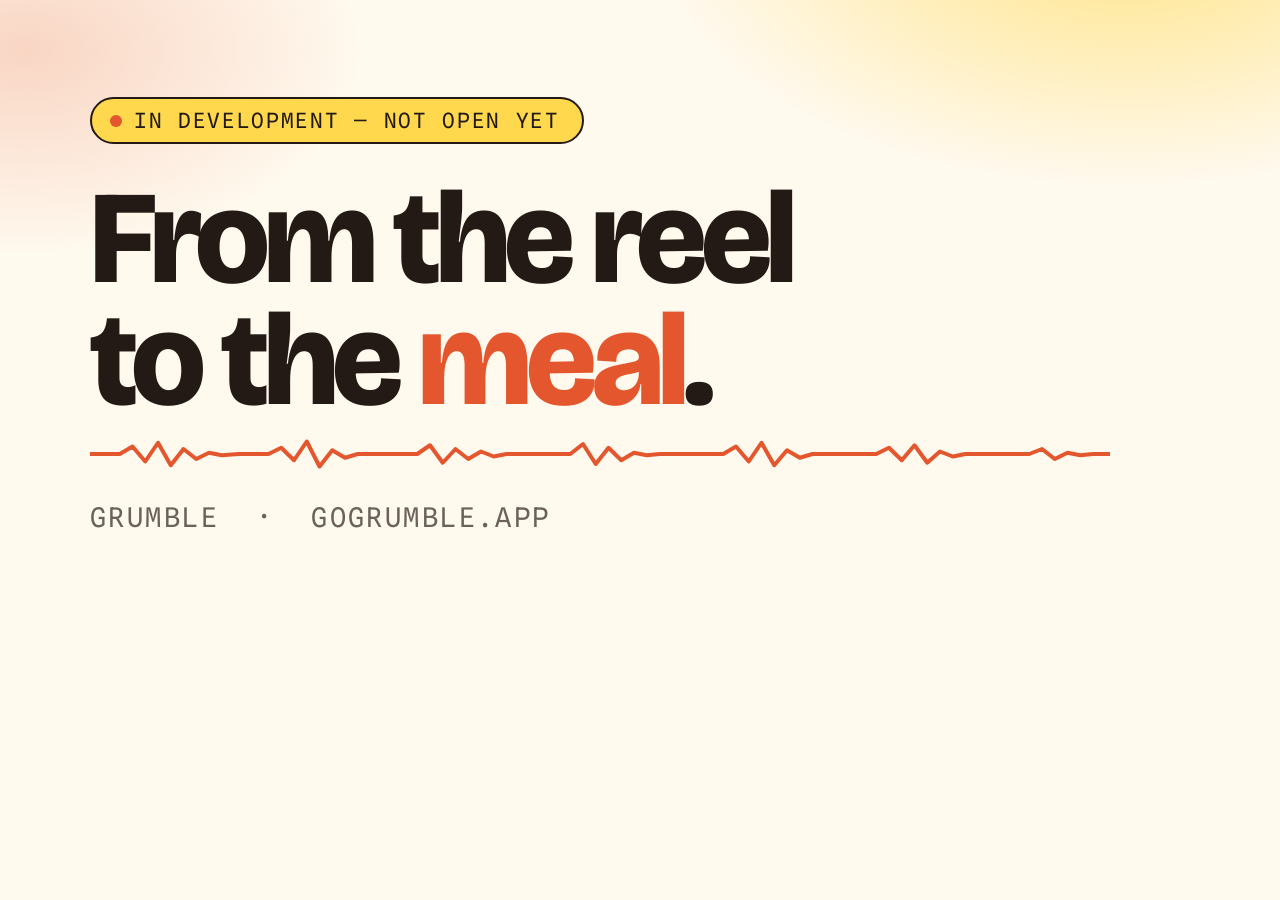
<file: tools/og.html>
<!DOCTYPE html>
<html lang="en-AU">
<head>
<meta charset="utf-8">
<title>grumble og image</title>
<link rel="preconnect" href="https://fonts.googleapis.com">
<link rel="preconnect" href="https://fonts.gstatic.com" crossorigin>
<link href="https://fonts.googleapis.com/css2?family=Bricolage+Grotesque:opsz,wght@12..96,800&family=Spline+Sans+Mono:wght@400&display=swap" rel="stylesheet">
<style>
  /* Same palette and hero furniture as public/index.html, at share-card scale.
     Keep the font list identical to the page's — make-og.py aborts if a Google
     Fonts request fails, and a family that isn't requested here can't be caught
     by that check. */
  html,body{margin:0;padding:0}
  body{
    width:1200px;height:630px;background:#FFF9EE;color:#231A15;
    display:flex;flex-direction:column;justify-content:center;
    padding:0 90px;box-sizing:border-box;
    font-family:"Bricolage Grotesque","Arial Black",sans-serif;
    background-image:
      radial-gradient(760px 420px at 88% -12%, rgba(255,216,77,.65), transparent 62%),
      radial-gradient(560px 340px at 2% 8%, rgba(228,87,46,.22), transparent 60%);
    background-repeat:no-repeat;
  }
  .pill{
    align-self:flex-start;display:inline-flex;align-items:center;gap:12px;
    background:#FFD84D;border:2px solid #231A15;border-radius:999px;
    padding:9px 22px 9px 18px;margin:0 0 34px;
    font-family:"Spline Sans Mono",monospace;font-size:21px;
    letter-spacing:.08em;text-transform:uppercase;
  }
  .pill::before{content:"";width:12px;height:12px;border-radius:50%;background:#E4572E}
  h1{font-weight:800;font-size:132px;letter-spacing:-.045em;line-height:.92;margin:0}
  h1 em{font-style:normal;color:#E4572E}
  .rumble{display:block;width:100%;height:30px;color:#E4572E;margin:18px 0 0}
  .rumble svg{display:block;width:100%;height:100%}
  p{
    font-family:"Spline Sans Mono",monospace;font-size:27px;letter-spacing:.09em;
    text-transform:uppercase;color:rgba(35,26,21,.68);margin:32px 0 0;
  }
</style>
</head>
<body>
  <span class="pill">In development — not open yet</span>
  <h1>From the reel<br>to the <em>meal</em>.</h1>
  <span class="rumble">
    <svg xmlns="http://www.w3.org/2000/svg" viewBox="0 0 480 24" preserveAspectRatio="none">
      <path d="M0 12 L14 12 L20 6 L26 18 L32 3 L38 21 L44 8 L50 16 L56 11 L62 13 L70 12 L84 12 L90 7 L96 17 L102 2 L108 22 L114 9 L120 15 L126 12 L140 12 L154 12 L160 5 L166 19 L172 8 L178 16 L184 10 L190 14 L196 12 L212 12 L226 12 L232 4 L238 20 L244 7 L250 17 L256 11 L262 13 L268 12 L284 12 L298 12 L304 6 L310 18 L316 3 L322 21 L328 9 L334 15 L340 12 L356 12 L370 12 L376 7 L382 17 L388 5 L394 19 L400 10 L406 14 L412 12 L428 12 L442 12 L448 8 L454 16 L460 11 L466 13 L472 12 L480 12"
            fill="none" stroke="currentColor" stroke-width="4" stroke-linecap="round"
            stroke-linejoin="round" vector-effect="non-scaling-stroke"/>
    </svg>
  </span>
  <p>grumble &nbsp;·&nbsp; gogrumble.app</p>
</body>
</html>
</file>
